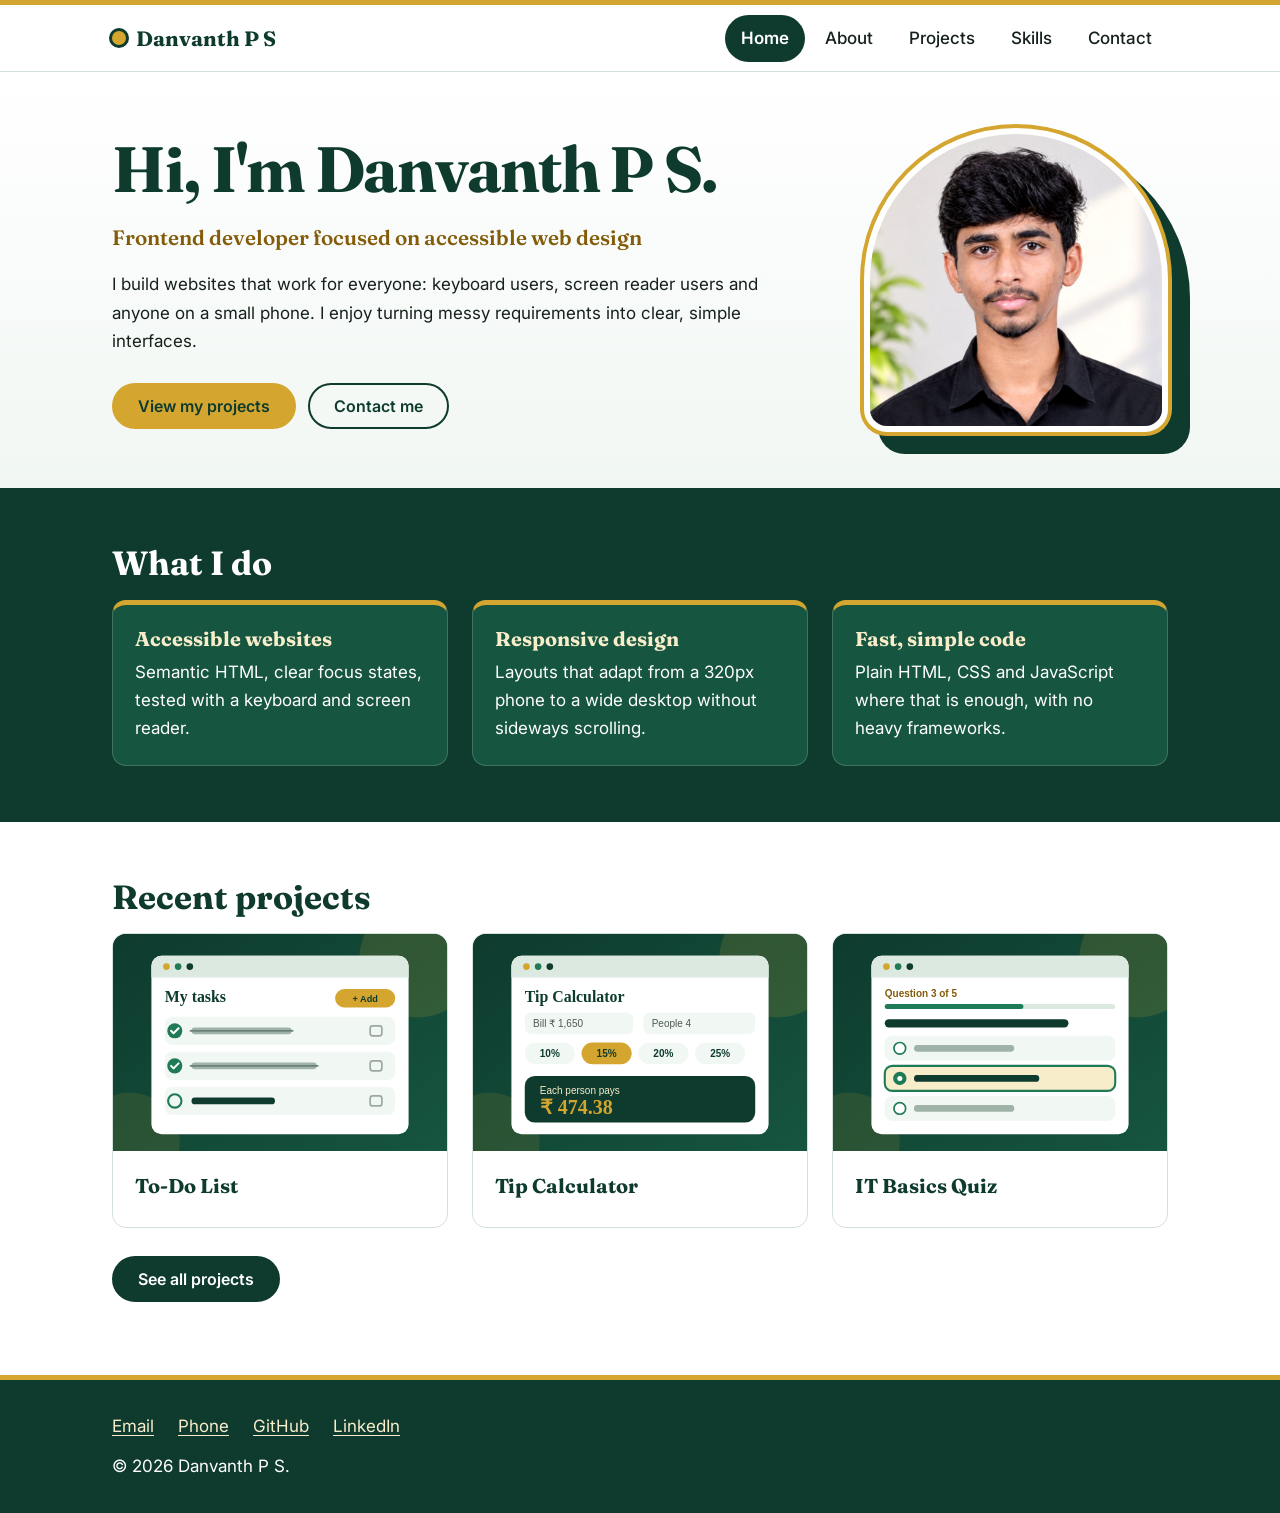
<file: index.html>
<!DOCTYPE html>
<html lang="en">
<head>
<meta charset="utf-8">
<meta name="viewport" content="width=device-width, initial-scale=1">
<title>Danvanth P S | Frontend Developer Portfolio</title>
<meta name="description" content="Portfolio of Danvanth P S, a frontend developer building accessible, fast and friendly websites.">
<meta name="robots" content="index, follow">
<!-- DEPLOYMENT PLACEHOLDER: replace YOUR-DOMAIN.example in the canonical and Open Graph URLs -->
<link rel="canonical" href="https://danvanth02.github.io/index.html">
<meta property="og:type" content="website">
<meta property="og:title" content="Danvanth P S | Frontend Developer Portfolio">
<meta property="og:description" content="Portfolio of Danvanth P S, a frontend developer building accessible, fast and friendly websites.">
<meta property="og:url" content="https://danvanth02.github.io/index.html">
<meta property="og:image" content="https://danvanth02.github.io/images/profile.jpg">
<link rel="preconnect" href="https://fonts.googleapis.com">
<link rel="preconnect" href="https://fonts.gstatic.com" crossorigin>
<link rel="stylesheet" href="https://fonts.googleapis.com/css2?family=Fraunces:opsz,wght@9..144,600;9..144,700&family=Inter:wght@400;500;600;700&display=swap">
<link rel="stylesheet" href="css/style.css">
<script type="application/ld+json">{"@context":"https://schema.org","@type":"Person","name":"Danvanth P S","jobTitle":"Frontend Developer","url":"https://danvanth02.github.io/","image":"https://danvanth02.github.io/images/profile.jpg","email":"mailto:danvanthsubash@gmail.com","telephone":"+91-9443062551","address":{"@type":"PostalAddress","addressLocality":"Chennai","addressCountry":"IN"},"sameAs":["https://github.com/Danvanth02","https://www.linkedin.com/in/danvanth-subash-123b1b442/"]}</script>
</head>
<body>
<a class="skip-link" href="#main">Skip to main content</a>
<header class="site-header">
<div class="wrap">
<a class="brand" href="index.html">Danvanth P S</a>
<nav aria-label="Main"><ul class="nav-list"><li><a href="index.html" aria-current="page">Home</a></li><li><a href="about.html">About</a></li><li><a href="projects.html">Projects</a></li><li><a href="skills.html">Skills</a></li><li><a href="contact.html">Contact</a></li></ul></nav>
</div>
</header>
<main id="main">
<section class="hero" aria-labelledby="hero-title">
<div class="wrap">
<div>
<h1 id="hero-title">Hi, I'm Danvanth P S.</h1>
<p class="title">Frontend developer focused on accessible web design</p>
<p>I build websites that work for everyone: keyboard users, screen reader users and anyone on a small phone. I enjoy turning messy requirements into clear, simple interfaces.</p>
<div class="actions"><a class="btn gold" href="projects.html">View my projects</a><a class="btn alt" href="contact.html">Contact me</a></div>
</div>
<img class="portrait" src="images/profile.jpg" width="400" height="400" alt="Photo of Danvanth P S">
</div>
</section>
<section class="band-dark" aria-labelledby="do-title">
<div class="wrap">
<h2 id="do-title">What I do</h2>
<div class="cards">
<article class="card"><div><h3>Accessible websites</h3><p>Semantic HTML, clear focus states, tested with a keyboard and screen reader.</p></div></article>
<article class="card"><div><h3>Responsive design</h3><p>Layouts that adapt from a 320px phone to a wide desktop without sideways scrolling.</p></div></article>
<article class="card"><div><h3>Fast, simple code</h3><p>Plain HTML, CSS and JavaScript where that is enough, with no heavy frameworks.</p></div></article>
</div>
</div>
</section>
<section aria-labelledby="latest-title"><div class="wrap">
<h2 id="latest-title">Recent projects</h2>
<div class="cards"><article class="card"><a href="projects.html"><img src="images/project-1.svg" width="400" height="260" alt="To-Do List preview: a task list with two completed tasks and one open task"></a><div><h3>To-Do List</h3></div></article><article class="card"><a href="projects.html"><img src="images/project-2.svg" width="400" height="260" alt="Tip Calculator preview: bill fields, tip buttons and a highlighted amount per person"></a><div><h3>Tip Calculator</h3></div></article><article class="card"><a href="projects.html"><img src="images/project-3.svg" width="400" height="260" alt="IT Basics Quiz preview: a question with three answer options and a check answer button"></a><div><h3>IT Basics Quiz</h3></div></article></div>
<p class="actions"><a class="btn" href="projects.html">See all projects</a></p>
</div></section>
</main>
<footer class="site-footer">
<div class="wrap">
<nav aria-label="Footer"><ul>
<li><a href="mailto:danvanthsubash@gmail.com">Email</a></li>
<li><a href="tel:+919443062551">Phone</a></li>
<li><a href="https://github.com/Danvanth02">GitHub</a></li>
<li><a href="https://www.linkedin.com/in/danvanth-subash-123b1b442/">LinkedIn</a></li>
</ul></nav>
<p>&copy; 2026 Danvanth P S.</p>
</div>
</footer>

</body>
</html>
</file>
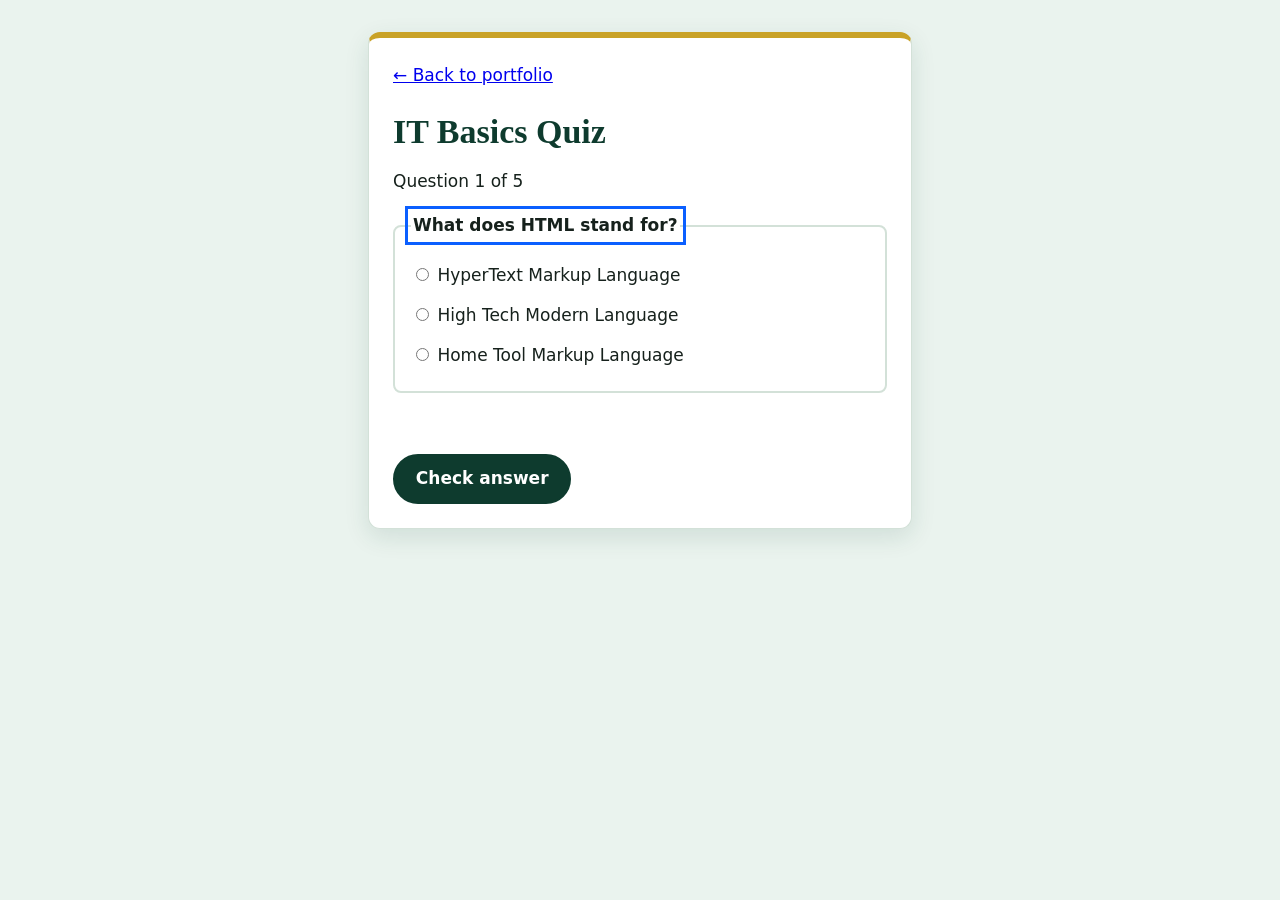
<file: demos/it-quiz/index.html>
<!DOCTYPE html>
<html lang="en">
<head>
<meta charset="utf-8">
<meta name="viewport" content="width=device-width, initial-scale=1">
<title>IT Basics Quiz</title>
<link rel="stylesheet" href="style.css">
</head>
<body>
<main>
<a class="back" href="../../projects.html">&larr; Back to portfolio</a>
<h1>IT Basics Quiz</h1>
<p id="progress"></p>
<form id="quiz"></form>
<p id="feedback" class="msg" role="status"></p>
<div id="actions"></div>
</main>
<script src="script.js"></script>
</body>
</html>
</file>
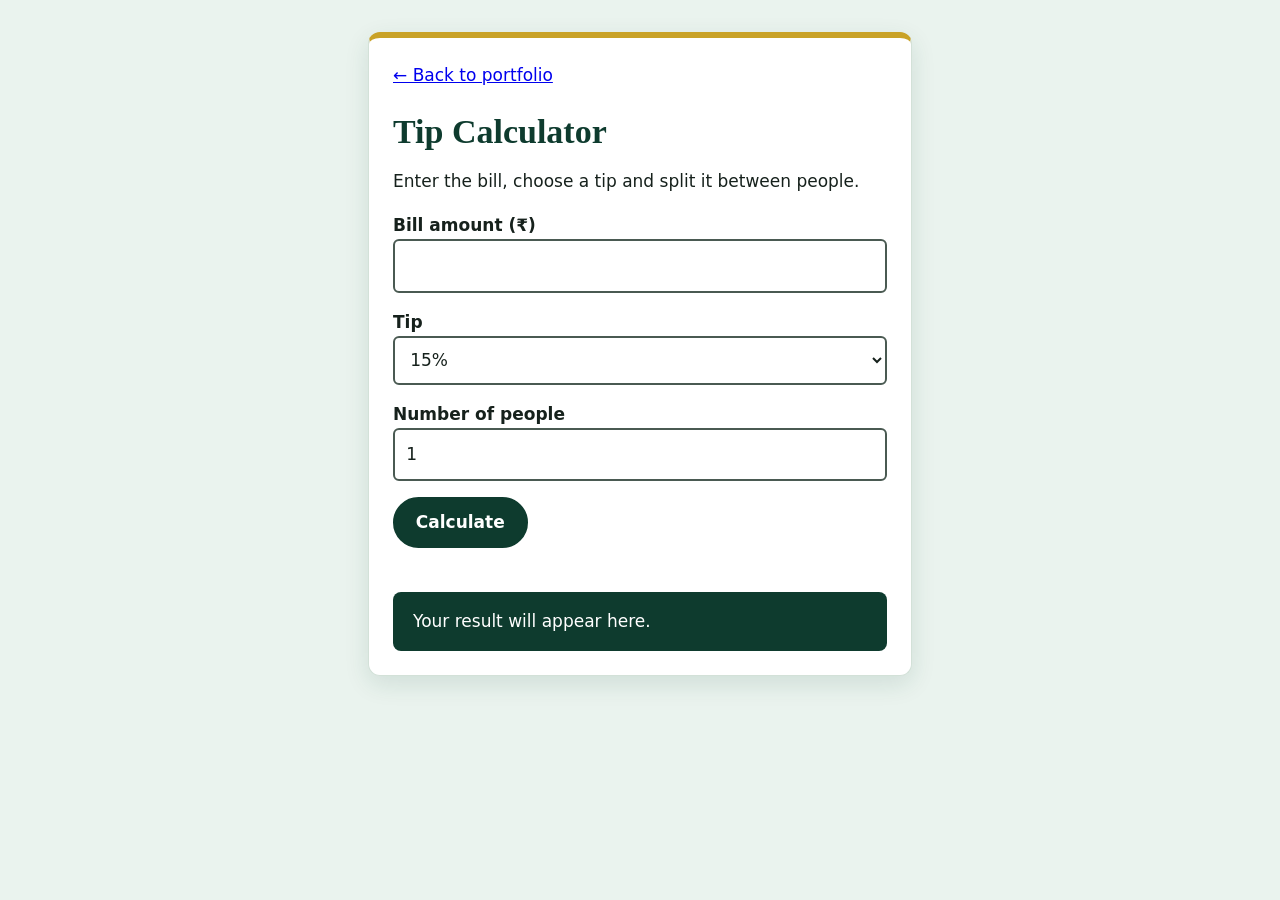
<file: demos/tip-calculator/index.html>
<!DOCTYPE html>
<html lang="en">
<head>
<meta charset="utf-8">
<meta name="viewport" content="width=device-width, initial-scale=1">
<title>Tip Calculator</title>
<link rel="stylesheet" href="style.css">
</head>
<body>
<main>
<a class="back" href="../../projects.html">&larr; Back to portfolio</a>
<h1>Tip Calculator</h1>
<p>Enter the bill, choose a tip and split it between people.</p>
<form id="form" novalidate>
<div class="field"><label for="bill">Bill amount (&#8377;)</label><input id="bill" type="number" min="0" step="0.01" inputmode="decimal"></div>
<div class="field"><label for="tip">Tip</label>
<select id="tip"><option value="5">5%</option><option value="10">10%</option><option value="15" selected>15%</option><option value="18">18%</option><option value="20">20%</option></select></div>
<div class="field"><label for="people">Number of people</label><input id="people" type="number" min="1" step="1" value="1"></div>
<button class="btn" type="submit">Calculate</button>
</form>
<p id="error" class="msg bad" role="alert"></p>
<div class="result" aria-live="polite"><span id="line">Your result will appear here.</span><strong id="each"></strong></div>
</main>
<script src="script.js"></script>
</body>
</html>
</file>
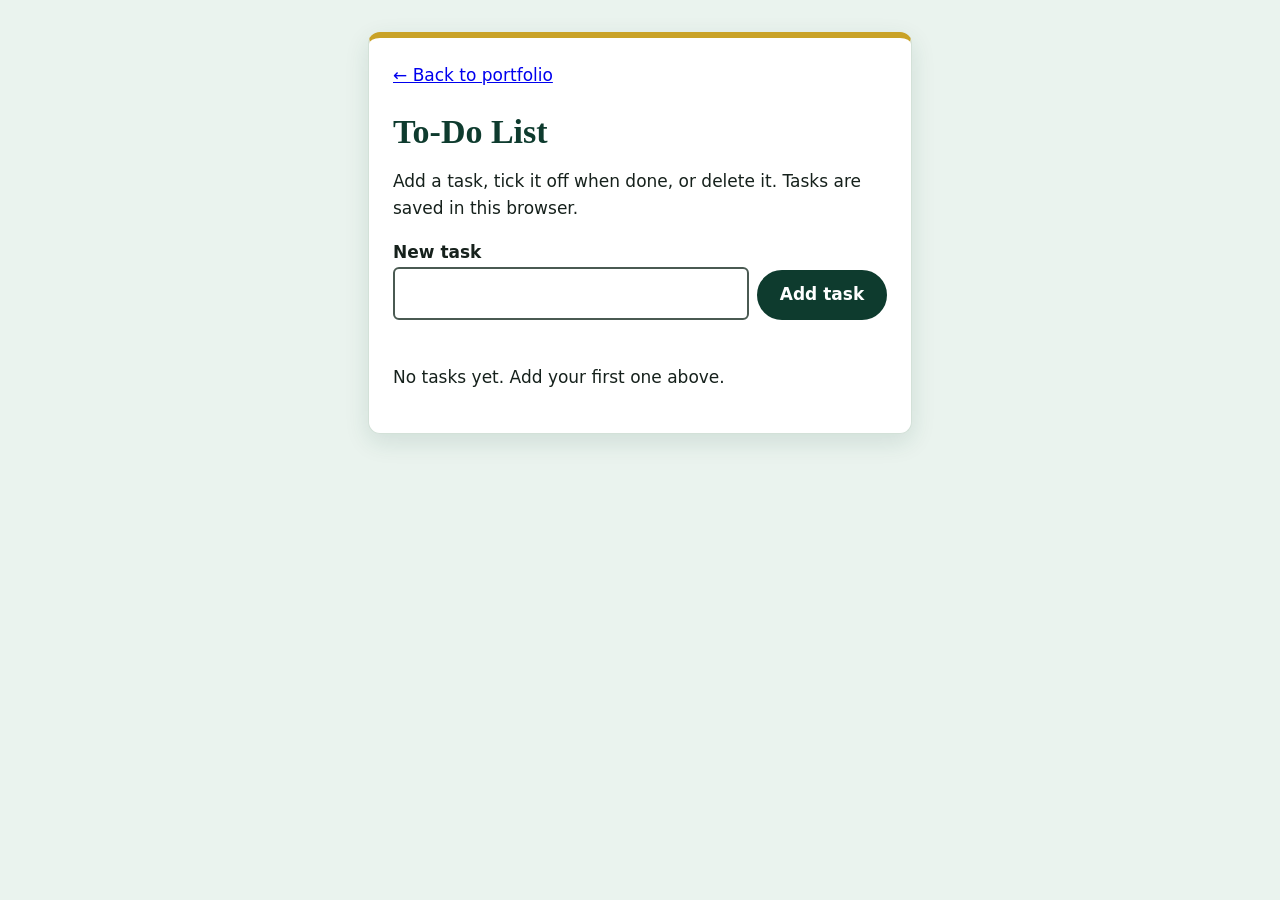
<file: demos/todo-list/index.html>
<!DOCTYPE html>
<html lang="en">
<head>
<meta charset="utf-8">
<meta name="viewport" content="width=device-width, initial-scale=1">
<title>To-Do List</title>
<link rel="stylesheet" href="style.css">
</head>
<body>
<main>
<a class="back" href="../../projects.html">&larr; Back to portfolio</a>
<h1>To-Do List</h1>
<p>Add a task, tick it off when done, or delete it. Tasks are saved in this browser.</p>
<form id="form" class="row">
<div><label for="task">New task</label><input id="task" type="text" autocomplete="off"></div>
<button class="btn" type="submit">Add task</button>
</form>
<p id="status" class="msg" role="status"></p>
<ul id="list" class="list" aria-label="Tasks"></ul>
<p id="empty">No tasks yet. Add your first one above.</p>
</main>
<script src="script.js"></script>
</body>
</html>
</file>
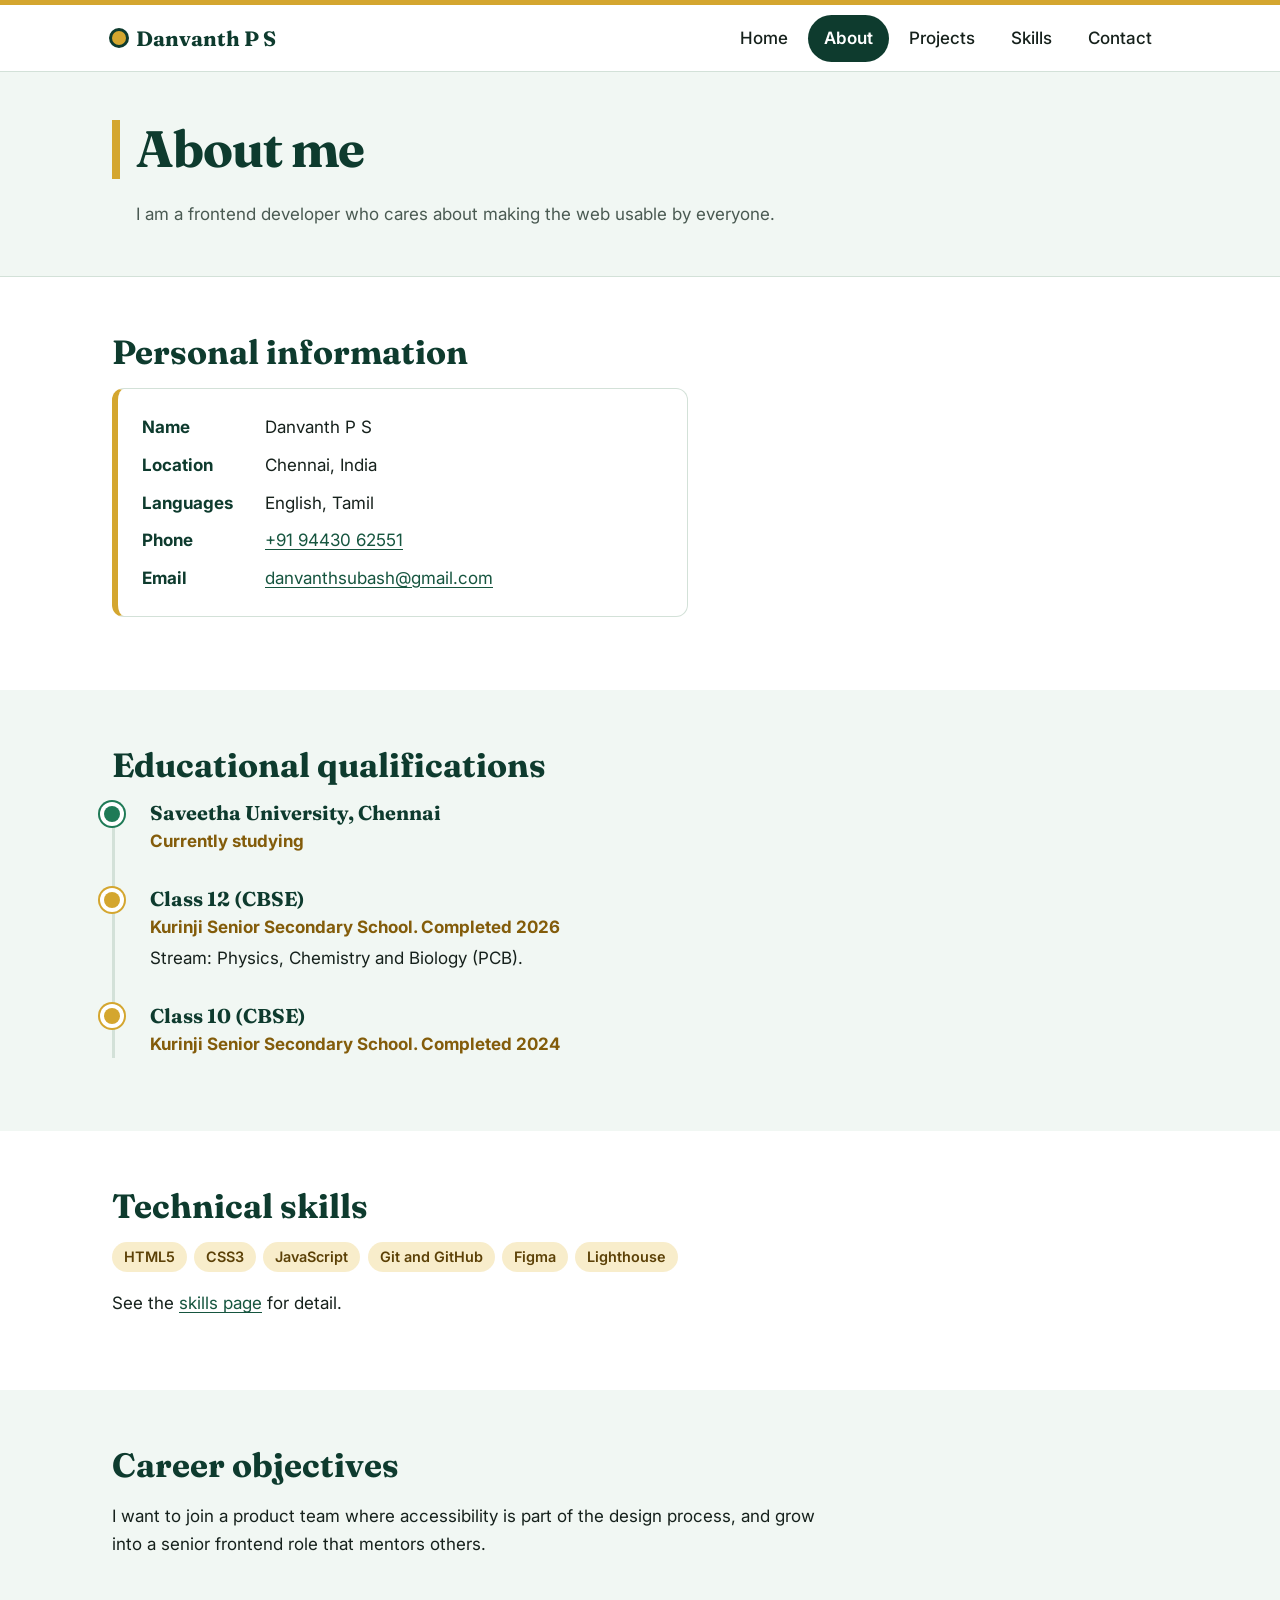
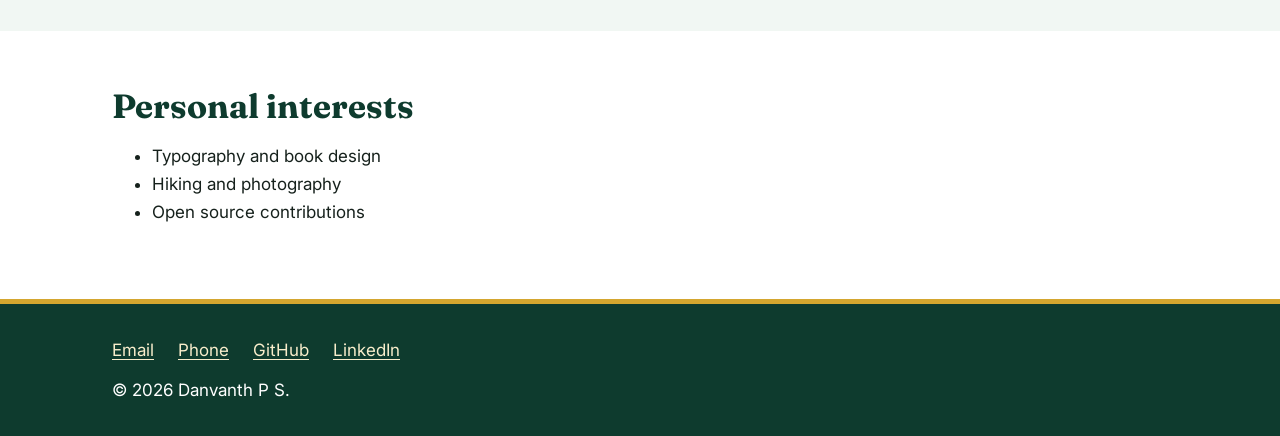
<file: about.html>
<!DOCTYPE html>
<html lang="en">
<head>
<meta charset="utf-8">
<meta name="viewport" content="width=device-width, initial-scale=1">
<title>About Danvanth P S | Education, Skills and Goals</title>
<meta name="description" content="Learn about Danvanth P S: education, technical skills, career objectives and interests.">
<meta name="robots" content="index, follow">
<!-- DEPLOYMENT PLACEHOLDER: replace YOUR-DOMAIN.example in the canonical and Open Graph URLs -->
<link rel="canonical" href="https://danvanth02.github.io/about.html">
<meta property="og:type" content="website">
<meta property="og:title" content="About Danvanth P S | Education, Skills and Goals">
<meta property="og:description" content="Learn about Danvanth P S: education, technical skills, career objectives and interests.">
<meta property="og:url" content="https://danvanth02.github.io/about.html">
<meta property="og:image" content="https://danvanth02.github.io/images/profile.jpg">
<link rel="preconnect" href="https://fonts.googleapis.com">
<link rel="preconnect" href="https://fonts.gstatic.com" crossorigin>
<link rel="stylesheet" href="https://fonts.googleapis.com/css2?family=Fraunces:opsz,wght@9..144,600;9..144,700&family=Inter:wght@400;500;600;700&display=swap">
<link rel="stylesheet" href="css/style.css">
<script type="application/ld+json">{"@context":"https://schema.org","@type":"Person","name":"Danvanth P S","jobTitle":"Frontend Developer","url":"https://danvanth02.github.io/","image":"https://danvanth02.github.io/images/profile.jpg","email":"mailto:danvanthsubash@gmail.com","telephone":"+91-9443062551","address":{"@type":"PostalAddress","addressLocality":"Chennai","addressCountry":"IN"},"sameAs":["https://github.com/Danvanth02","https://www.linkedin.com/in/danvanth-subash-123b1b442/"]}</script>
</head>
<body>
<a class="skip-link" href="#main">Skip to main content</a>
<header class="site-header">
<div class="wrap">
<a class="brand" href="index.html">Danvanth P S</a>
<nav aria-label="Main"><ul class="nav-list"><li><a href="index.html">Home</a></li><li><a href="about.html" aria-current="page">About</a></li><li><a href="projects.html">Projects</a></li><li><a href="skills.html">Skills</a></li><li><a href="contact.html">Contact</a></li></ul></nav>
</div>
</header>
<main id="main">
<section class="page-head" aria-labelledby="about-title"><div class="wrap">
<h1 id="about-title">About me</h1>
<p>I am a frontend developer who cares about making the web usable by everyone.</p>
</div></section>
<section aria-labelledby="info-title"><div class="wrap">
<h2 id="info-title">Personal information</h2>
<dl class="facts"><dt>Name</dt><dd>Danvanth P S</dd><dt>Location</dt><dd>Chennai, India</dd><dt>Languages</dt><dd>English, Tamil</dd><dt>Phone</dt><dd><a href="tel:+919443062551">+91 94430 62551</a></dd><dt>Email</dt><dd><a href="mailto:danvanthsubash@gmail.com">danvanthsubash@gmail.com</a></dd></dl>
</div></section>
<section class="band" aria-labelledby="edu-title"><div class="wrap">
<h2 id="edu-title">Educational qualifications</h2>
<ol class="timeline">
<li><h3>Saveetha University, Chennai</h3><p class="meta">Currently studying</p></li>
<li><h3>Class 12 (CBSE)</h3><p class="meta">Kurinji Senior Secondary School. Completed 2026</p><p>Stream: Physics, Chemistry and Biology (PCB).</p></li>
<li><h3>Class 10 (CBSE)</h3><p class="meta">Kurinji Senior Secondary School. Completed 2024</p></li>
</ol>
</div></section>
<section aria-labelledby="tech-title"><div class="wrap">
<h2 id="tech-title">Technical skills</h2>
<ul class="tags"><li>HTML5</li><li>CSS3</li><li>JavaScript</li><li>Git and GitHub</li><li>Figma</li><li>Lighthouse</li></ul>
<p>See the <a href="skills.html">skills page</a> for detail.</p>
</div></section>
<section class="band" aria-labelledby="goal-title"><div class="wrap">
<h2 id="goal-title">Career objectives</h2>
<p>I want to join a product team where accessibility is part of the design process, and grow into a senior frontend role that mentors others.</p>
</div></section>
<section aria-labelledby="int-title"><div class="wrap">
<h2 id="int-title">Personal interests</h2>
<ul><li>Typography and book design</li><li>Hiking and photography</li><li>Open source contributions</li></ul>
</div></section>
</main>
<footer class="site-footer">
<div class="wrap">
<nav aria-label="Footer"><ul>
<li><a href="mailto:danvanthsubash@gmail.com">Email</a></li>
<li><a href="tel:+919443062551">Phone</a></li>
<li><a href="https://github.com/Danvanth02">GitHub</a></li>
<li><a href="https://www.linkedin.com/in/danvanth-subash-123b1b442/">LinkedIn</a></li>
</ul></nav>
<p>&copy; 2026 Danvanth P S.</p>
</div>
</footer>

</body>
</html>
</file>
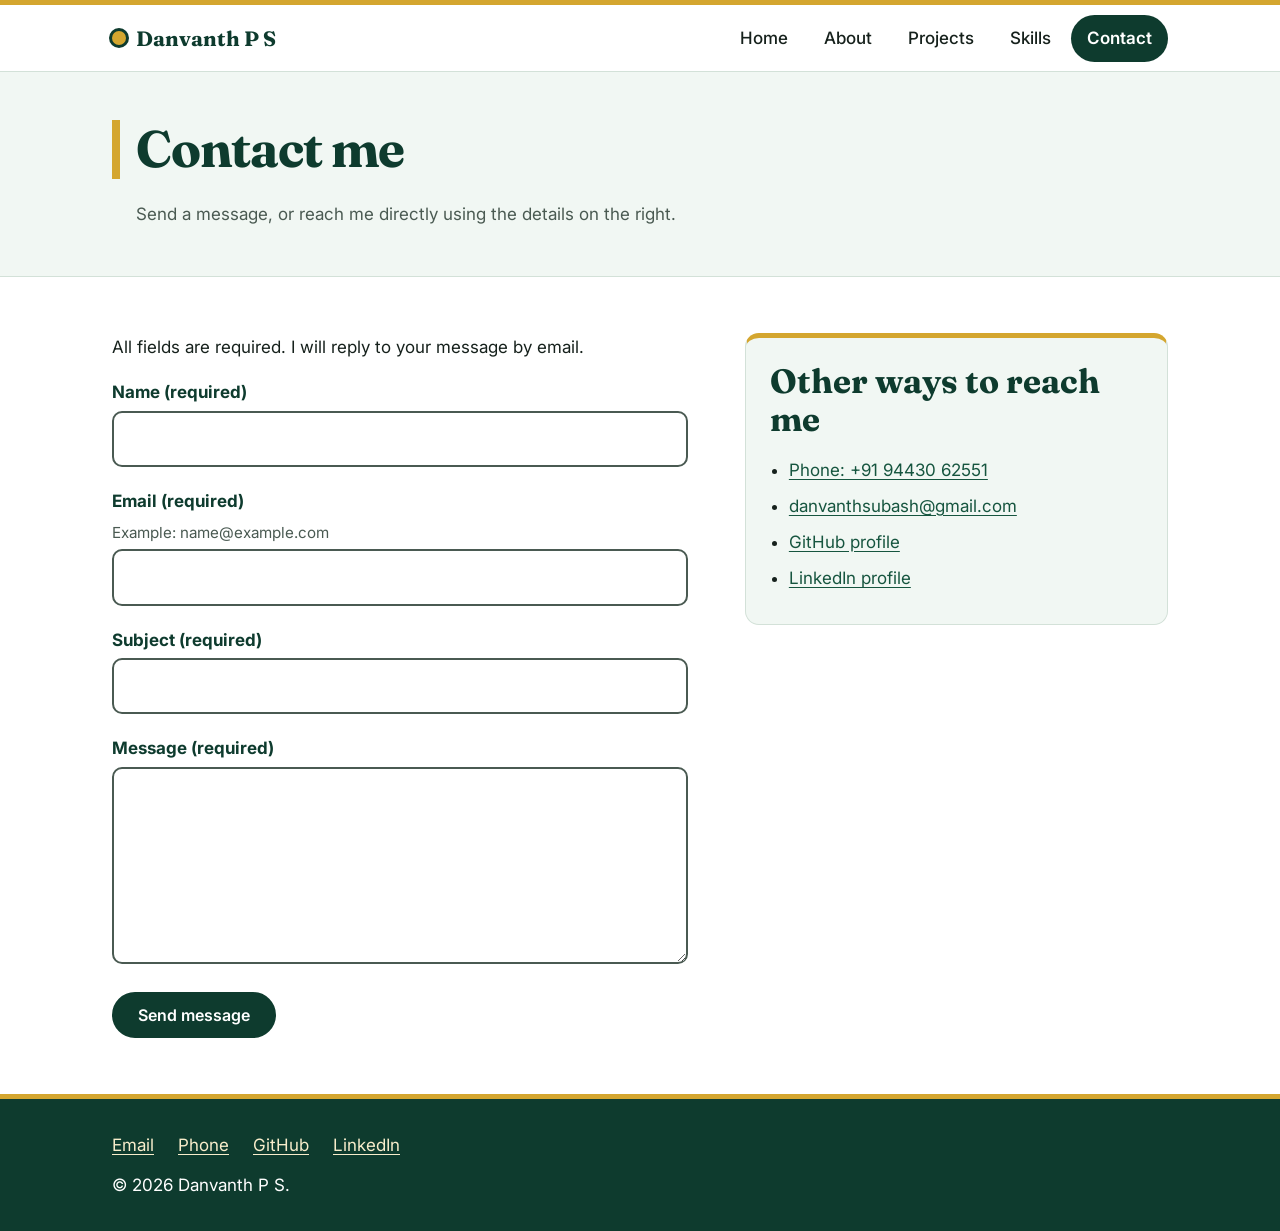
<file: contact.html>
<!DOCTYPE html>
<html lang="en">
<head>
<meta charset="utf-8">
<meta name="viewport" content="width=device-width, initial-scale=1">
<title>Contact | Danvanth P S</title>
<meta name="description" content="Contact Danvanth P S using the accessible contact form, phone, email or social media links.">
<meta name="robots" content="index, follow">
<!-- DEPLOYMENT PLACEHOLDER: replace YOUR-DOMAIN.example in the canonical and Open Graph URLs -->
<link rel="canonical" href="https://danvanth02.github.io/contact.html">
<meta property="og:type" content="website">
<meta property="og:title" content="Contact | Danvanth P S">
<meta property="og:description" content="Contact Danvanth P S using the accessible contact form, phone, email or social media links.">
<meta property="og:url" content="https://danvanth02.github.io/contact.html">
<meta property="og:image" content="https://danvanth02.github.io/images/profile.jpg">
<link rel="preconnect" href="https://fonts.googleapis.com">
<link rel="preconnect" href="https://fonts.gstatic.com" crossorigin>
<link rel="stylesheet" href="https://fonts.googleapis.com/css2?family=Fraunces:opsz,wght@9..144,600;9..144,700&family=Inter:wght@400;500;600;700&display=swap">
<link rel="stylesheet" href="css/style.css">

</head>
<body>
<a class="skip-link" href="#main">Skip to main content</a>
<header class="site-header">
<div class="wrap">
<a class="brand" href="index.html">Danvanth P S</a>
<nav aria-label="Main"><ul class="nav-list"><li><a href="index.html">Home</a></li><li><a href="about.html">About</a></li><li><a href="projects.html">Projects</a></li><li><a href="skills.html">Skills</a></li><li><a href="contact.html" aria-current="page">Contact</a></li></ul></nav>
</div>
</header>
<main id="main">
<section class="page-head" aria-labelledby="ct-title"><div class="wrap">
<h1 id="ct-title">Contact me</h1>
<p>Send a message, or reach me directly using the details on the right.</p>
</div></section>
<section aria-label="Contact details and form"><div class="wrap">
<div class="contact-layout">
<div>
<p>All fields are required. I will reply to your message by email.</p>
<div id="error-summary" class="error-summary" tabindex="-1" role="alert"></div>
<div id="success-message" class="success" role="status"></div>
<form id="contact-form" class="form-grid" novalidate>
<div class="field"><label for="name">Name (required)</label>
<input id="name" name="name" type="text" autocomplete="name" required aria-describedby="name-error"><p id="name-error" class="error"></p></div>
<div class="field"><label for="email">Email (required)</label>
<p class="hint" id="email-hint">Example: name@example.com</p>
<input id="email" name="email" type="email" autocomplete="email" required aria-describedby="email-hint email-error"><p id="email-error" class="error"></p></div>
<div class="field"><label for="subject">Subject (required)</label>
<input id="subject" name="subject" type="text" required aria-describedby="subject-error"><p id="subject-error" class="error"></p></div>
<div class="field"><label for="message">Message (required)</label>
<textarea id="message" name="message" rows="6" required aria-describedby="message-error"></textarea><p id="message-error" class="error"></p></div>
<div><button class="btn" type="submit">Send message</button></div>
</form>
</div>
<aside class="reach" aria-labelledby="other-title">
<h2 id="other-title">Other ways to reach me</h2>
<ul><li><a href="tel:+919443062551">Phone: +91 94430 62551</a></li>
<li><a href="mailto:danvanthsubash@gmail.com">danvanthsubash@gmail.com</a></li>
<li><a href="https://github.com/Danvanth02">GitHub profile</a></li>
<li><a href="https://www.linkedin.com/in/danvanth-subash-123b1b442/">LinkedIn profile</a></li></ul>
</aside>
</div>
</div></section>
</main>
<footer class="site-footer">
<div class="wrap">
<nav aria-label="Footer"><ul>
<li><a href="mailto:danvanthsubash@gmail.com">Email</a></li>
<li><a href="tel:+919443062551">Phone</a></li>
<li><a href="https://github.com/Danvanth02">GitHub</a></li>
<li><a href="https://www.linkedin.com/in/danvanth-subash-123b1b442/">LinkedIn</a></li>
</ul></nav>
<p>&copy; 2026 Danvanth P S.</p>
</div>
</footer>
<script src="js/script.js"></script>
</body>
</html>
</file>
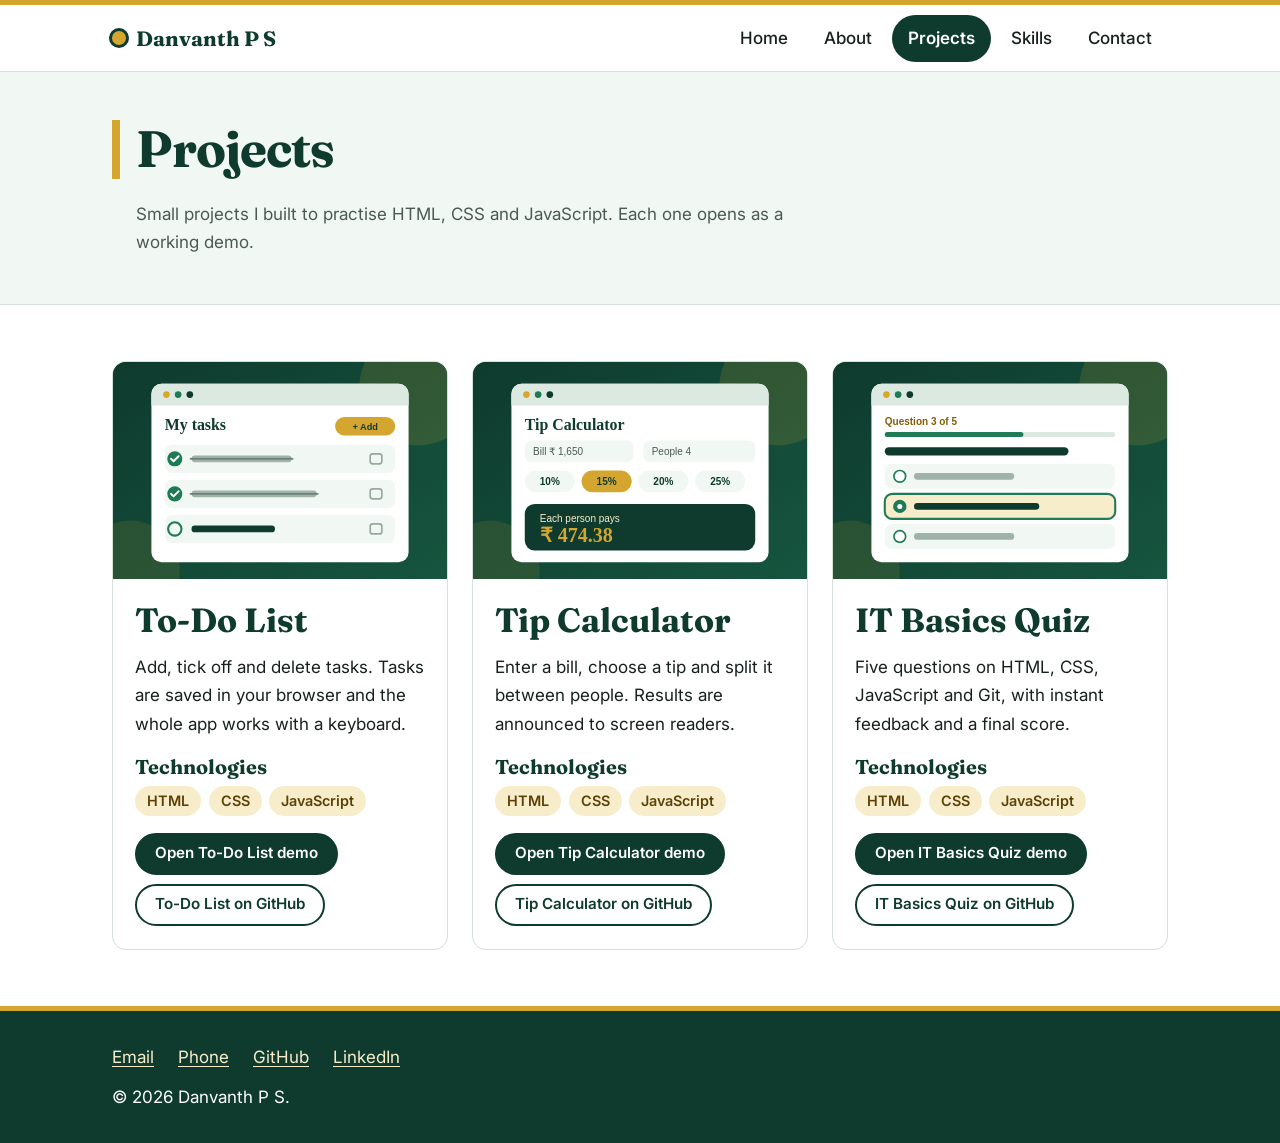
<file: projects.html>
<!DOCTYPE html>
<html lang="en">
<head>
<meta charset="utf-8">
<meta name="viewport" content="width=device-width, initial-scale=1">
<title>Projects | Danvanth P S</title>
<meta name="description" content="Web projects by Danvanth P S with descriptions, technologies used, images and demo and GitHub links.">
<meta name="robots" content="index, follow">
<!-- DEPLOYMENT PLACEHOLDER: replace YOUR-DOMAIN.example in the canonical and Open Graph URLs -->
<link rel="canonical" href="https://danvanth02.github.io/projects.html">
<meta property="og:type" content="website">
<meta property="og:title" content="Projects | Danvanth P S">
<meta property="og:description" content="Web projects by Danvanth P S with descriptions, technologies used, images and demo and GitHub links.">
<meta property="og:url" content="https://danvanth02.github.io/projects.html">
<meta property="og:image" content="https://danvanth02.github.io/images/profile.jpg">
<link rel="preconnect" href="https://fonts.googleapis.com">
<link rel="preconnect" href="https://fonts.gstatic.com" crossorigin>
<link rel="stylesheet" href="https://fonts.googleapis.com/css2?family=Fraunces:opsz,wght@9..144,600;9..144,700&family=Inter:wght@400;500;600;700&display=swap">
<link rel="stylesheet" href="css/style.css">

</head>
<body>
<a class="skip-link" href="#main">Skip to main content</a>
<header class="site-header">
<div class="wrap">
<a class="brand" href="index.html">Danvanth P S</a>
<nav aria-label="Main"><ul class="nav-list"><li><a href="index.html">Home</a></li><li><a href="about.html">About</a></li><li><a href="projects.html" aria-current="page">Projects</a></li><li><a href="skills.html">Skills</a></li><li><a href="contact.html">Contact</a></li></ul></nav>
</div>
</header>
<main id="main">
<section class="page-head" aria-labelledby="proj-title"><div class="wrap">
<h1 id="proj-title">Projects</h1>
<p>Small projects I built to practise HTML, CSS and JavaScript. Each one opens as a working demo.</p>
</div></section>
<section aria-label="Project list"><div class="wrap">
<div class="cards"><article class="card">
<img src="images/project-1.svg" width="400" height="260" alt="To-Do List preview: a task list with two completed tasks and one open task">
<div><h2>To-Do List</h2><p>Add, tick off and delete tasks. Tasks are saved in your browser and the whole app works with a keyboard.</p>
<h3>Technologies</h3><ul class="tags"><li>HTML</li><li>CSS</li><li>JavaScript</li></ul>
<p class="links"><a class="btn" href="demos/todo-list/index.html">Open To-Do List demo</a><a class="btn alt" href="https://github.com/Danvanth02/todo-list">To-Do List on GitHub</a></p></div>
</article><article class="card">
<img src="images/project-2.svg" width="400" height="260" alt="Tip Calculator preview: bill fields, tip buttons and a highlighted amount per person">
<div><h2>Tip Calculator</h2><p>Enter a bill, choose a tip and split it between people. Results are announced to screen readers.</p>
<h3>Technologies</h3><ul class="tags"><li>HTML</li><li>CSS</li><li>JavaScript</li></ul>
<p class="links"><a class="btn" href="demos/tip-calculator/index.html">Open Tip Calculator demo</a><a class="btn alt" href="https://github.com/Danvanth02/Tip-Calculator">Tip Calculator on GitHub</a></p></div>
</article><article class="card">
<img src="images/project-3.svg" width="400" height="260" alt="IT Basics Quiz preview: a question with three answer options and a check answer button">
<div><h2>IT Basics Quiz</h2><p>Five questions on HTML, CSS, JavaScript and Git, with instant feedback and a final score.</p>
<h3>Technologies</h3><ul class="tags"><li>HTML</li><li>CSS</li><li>JavaScript</li></ul>
<p class="links"><a class="btn" href="demos/it-quiz/index.html">Open IT Basics Quiz demo</a><a class="btn alt" href="https://github.com/Danvanth02/it-quiz">IT Basics Quiz on GitHub</a></p></div>
</article></div>
</div></section>
</main>
<footer class="site-footer">
<div class="wrap">
<nav aria-label="Footer"><ul>
<li><a href="mailto:danvanthsubash@gmail.com">Email</a></li>
<li><a href="tel:+919443062551">Phone</a></li>
<li><a href="https://github.com/Danvanth02">GitHub</a></li>
<li><a href="https://www.linkedin.com/in/danvanth-subash-123b1b442/">LinkedIn</a></li>
</ul></nav>
<p>&copy; 2026 Danvanth P S.</p>
</div>
</footer>

</body>
</html>
</file>
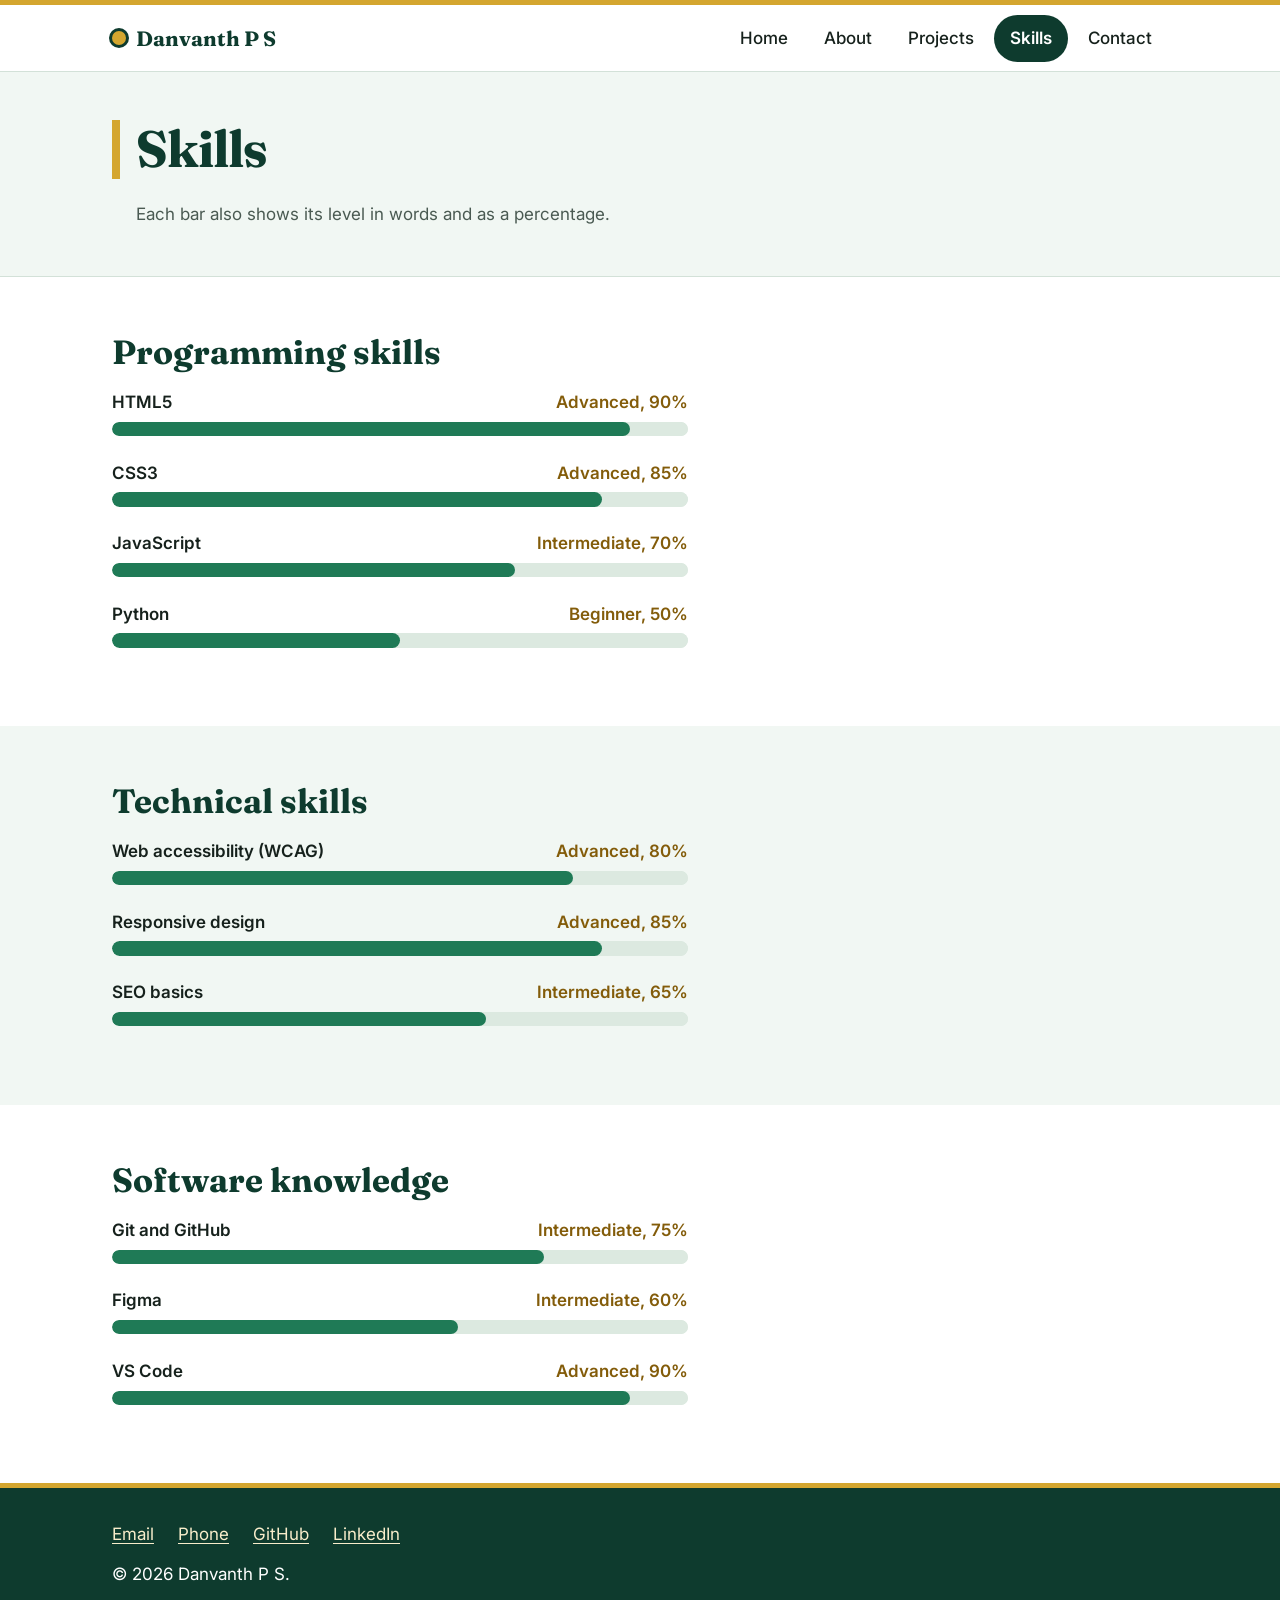
<file: skills.html>
<!DOCTYPE html>
<html lang="en">
<head>
<meta charset="utf-8">
<meta name="viewport" content="width=device-width, initial-scale=1">
<title>Skills | Danvanth P S</title>
<meta name="description" content="Programming skills, technical skills and software knowledge of Danvanth P S, with levels shown as text and progress bars.">
<meta name="robots" content="index, follow">
<!-- DEPLOYMENT PLACEHOLDER: replace YOUR-DOMAIN.example in the canonical and Open Graph URLs -->
<link rel="canonical" href="https://danvanth02.github.io/skills.html">
<meta property="og:type" content="website">
<meta property="og:title" content="Skills | Danvanth P S">
<meta property="og:description" content="Programming skills, technical skills and software knowledge of Danvanth P S, with levels shown as text and progress bars.">
<meta property="og:url" content="https://danvanth02.github.io/skills.html">
<meta property="og:image" content="https://danvanth02.github.io/images/profile.jpg">
<link rel="preconnect" href="https://fonts.googleapis.com">
<link rel="preconnect" href="https://fonts.gstatic.com" crossorigin>
<link rel="stylesheet" href="https://fonts.googleapis.com/css2?family=Fraunces:opsz,wght@9..144,600;9..144,700&family=Inter:wght@400;500;600;700&display=swap">
<link rel="stylesheet" href="css/style.css">

</head>
<body>
<a class="skip-link" href="#main">Skip to main content</a>
<header class="site-header">
<div class="wrap">
<a class="brand" href="index.html">Danvanth P S</a>
<nav aria-label="Main"><ul class="nav-list"><li><a href="index.html">Home</a></li><li><a href="about.html">About</a></li><li><a href="projects.html">Projects</a></li><li><a href="skills.html" aria-current="page">Skills</a></li><li><a href="contact.html">Contact</a></li></ul></nav>
</div>
</header>
<main id="main">
<section class="page-head" aria-labelledby="sk-title"><div class="wrap">
<h1 id="sk-title">Skills</h1>
<p>Each bar also shows its level in words and as a percentage.</p>
</div></section>
<section aria-labelledby="prog-title"><div class="wrap"><h2 id="prog-title">Programming skills</h2>
<div class="skill"><label for="prog0"><span>HTML5</span><span>Advanced, 90%</span></label><progress id="prog0" value="90" max="100">90%</progress></div>
<div class="skill"><label for="prog1"><span>CSS3</span><span>Advanced, 85%</span></label><progress id="prog1" value="85" max="100">85%</progress></div>
<div class="skill"><label for="prog2"><span>JavaScript</span><span>Intermediate, 70%</span></label><progress id="prog2" value="70" max="100">70%</progress></div>
<div class="skill"><label for="prog3"><span>Python</span><span>Beginner, 50%</span></label><progress id="prog3" value="50" max="100">50%</progress></div>
</div></section>
<section class="band" aria-labelledby="tech2-title"><div class="wrap"><h2 id="tech2-title">Technical skills</h2>
<div class="skill"><label for="tech0"><span>Web accessibility (WCAG)</span><span>Advanced, 80%</span></label><progress id="tech0" value="80" max="100">80%</progress></div>
<div class="skill"><label for="tech1"><span>Responsive design</span><span>Advanced, 85%</span></label><progress id="tech1" value="85" max="100">85%</progress></div>
<div class="skill"><label for="tech2"><span>SEO basics</span><span>Intermediate, 65%</span></label><progress id="tech2" value="65" max="100">65%</progress></div>
</div></section>
<section aria-labelledby="soft-title"><div class="wrap"><h2 id="soft-title">Software knowledge</h2>
<div class="skill"><label for="soft0"><span>Git and GitHub</span><span>Intermediate, 75%</span></label><progress id="soft0" value="75" max="100">75%</progress></div>
<div class="skill"><label for="soft1"><span>Figma</span><span>Intermediate, 60%</span></label><progress id="soft1" value="60" max="100">60%</progress></div>
<div class="skill"><label for="soft2"><span>VS Code</span><span>Advanced, 90%</span></label><progress id="soft2" value="90" max="100">90%</progress></div>
</div></section>
</main>
<footer class="site-footer">
<div class="wrap">
<nav aria-label="Footer"><ul>
<li><a href="mailto:danvanthsubash@gmail.com">Email</a></li>
<li><a href="tel:+919443062551">Phone</a></li>
<li><a href="https://github.com/Danvanth02">GitHub</a></li>
<li><a href="https://www.linkedin.com/in/danvanth-subash-123b1b442/">LinkedIn</a></li>
</ul></nav>
<p>&copy; 2026 Danvanth P S.</p>
</div>
</footer>

</body>
</html>
</file>
<file: css/style.css>
/* style.css - shared styles for all pages.
   Palette: white, forest green, gold. Change the variables once and the whole site updates.
   Text/background pairs meet WCAG AA contrast (4.5:1 or better). */
:root{
  --white:#FFFFFF; --mist:#F1F7F3; --forest:#0E3B2E; --forest-2:#16553F; --leaf:#1F7A56;
  --gold:#D4A62F; --gold-deep:#835C0A; --gold-soft:#F8EDCB;
  --ink:#16211C; --muted:#4A5A52; --line:#D3E1D8;
  --error:#A4161A; --ok:#0B6B3A; --focus:#0B5FFF;
  --serif:"Fraunces",Georgia,"Times New Roman",serif;
  --sans:"Inter",system-ui,-apple-system,"Segoe UI",Roboto,Arial,sans-serif;
}
*,*::before,*::after{box-sizing:border-box}
html{scroll-behavior:smooth}
@media (prefers-reduced-motion:reduce){html{scroll-behavior:auto}*{transition:none!important;animation:none!important}}
body{margin:0;font:1.0625rem/1.65 var(--sans);color:var(--ink);background:var(--white)}
h1,h2,h3{font-family:var(--serif);color:var(--forest);line-height:1.15;margin:0 0 .5em;font-weight:700}
h1{font-size:clamp(2.4rem,6vw,4rem);letter-spacing:-.02em} h2{font-size:clamp(1.6rem,3.5vw,2.1rem)} h3{font-size:1.25rem}
p,ul,ol,dl{margin:0 0 1em;max-width:66ch}
a{color:var(--forest-2);text-underline-offset:3px}
a:hover{text-decoration-thickness:3px}
:focus-visible{outline:3px solid var(--focus);outline-offset:3px}
.skip-link{position:absolute;left:1rem;top:-4rem;background:var(--forest);color:#fff;padding:.75rem 1rem;z-index:20;border-radius:0 0 6px 6px}
.skip-link:focus{top:0}
.wrap{width:min(100% - 2.5rem,66rem);margin-inline:auto}
main section{padding-block:3.5rem}
/* Header */
.site-header{background:var(--white);border-top:5px solid var(--gold);border-bottom:1px solid var(--line)}
.site-header .wrap{display:flex;flex-wrap:wrap;align-items:center;justify-content:space-between;gap:.25rem 2rem;padding-block:.6rem}
.brand{display:inline-flex;align-items:center;gap:.6rem;font:700 1.3rem var(--serif);color:var(--forest);text-decoration:none}
.brand::before{content:"";width:.9rem;height:.9rem;border-radius:50%;background:var(--gold);box-shadow:0 0 0 3px var(--forest)}
.nav-list{display:flex;flex-wrap:wrap;gap:.25rem;list-style:none;margin:0;padding:0;max-width:none}
.nav-list a{display:inline-block;min-height:44px;padding:.6rem 1rem;text-decoration:none;color:var(--ink);font-weight:500;border-radius:999px}
.nav-list a:hover{background:var(--mist)}
.nav-list a[aria-current="page"]{background:var(--forest);color:#fff;font-weight:600}
/* Buttons */
.btn{display:inline-block;min-height:46px;padding:.7rem 1.5rem;font:600 1rem var(--sans);text-decoration:none;border:2px solid var(--forest);background:var(--forest);color:#fff;border-radius:999px;cursor:pointer;transition:background .2s,color .2s}
.btn:hover{background:var(--leaf);border-color:var(--leaf)}
.btn.alt{background:transparent;color:var(--forest)}
.btn.alt:hover{background:var(--mist);border-color:var(--forest)}
.btn.gold{background:var(--gold);border-color:var(--gold);color:var(--forest)}
.btn.gold:hover{background:#E4B94A;border-color:#E4B94A}
.actions{display:flex;flex-wrap:wrap;gap:.75rem;margin-top:1.75rem}
/* Home hero */
.hero{background:linear-gradient(180deg,var(--white) 0%,var(--mist) 100%)}
.hero .wrap{display:flex;flex-wrap:wrap;align-items:center;justify-content:space-between;gap:3rem}
.hero .wrap>div{flex:1 1 24rem}
.hero h1{margin-bottom:.3em}
.hero .title{font:600 1.3rem var(--serif);color:var(--gold-deep);margin-bottom:1em}
.portrait{flex:0 0 auto;width:min(100%,19rem);height:auto;aspect-ratio:1;object-fit:cover;border-radius:10rem 10rem 1.5rem 1.5rem;border:6px solid var(--white);background:var(--gold-soft);box-shadow:0 0 0 4px var(--gold),18px 18px 0 4px var(--forest)}
/* Dark feature band */
.band-dark{background:var(--forest);color:#fff}
.band-dark h2{color:#fff}
.band-dark .card{background:var(--forest-2);border:1px solid rgba(255,255,255,.18);border-top:5px solid var(--gold);color:#fff}
.band-dark .card h3{color:var(--gold-soft)}
.band-dark .card:hover{border-color:var(--gold)}
.band-dark .card p{margin:0}
/* Cards */
.cards{display:grid;gap:1.5rem;grid-template-columns:repeat(auto-fit,minmax(17rem,1fr))}
.card{background:var(--white);border:1px solid var(--line);border-radius:14px;overflow:hidden;transition:border-color .2s,box-shadow .2s}
.card:hover,.card:focus-within{border-color:var(--leaf);box-shadow:0 10px 24px rgba(14,59,46,.12)}
.card>div{padding:1.4rem}
.card img{display:block;width:100%;height:auto;background:var(--forest)}
.card h2,.card h3{margin-bottom:.4em}
.card .links{display:flex;flex-wrap:wrap;gap:.6rem;margin:1rem 0 0}
.card .links .btn{min-height:42px;padding:.5rem 1.1rem;font-size:.95rem}
.tags{display:flex;flex-wrap:wrap;gap:.45rem;list-style:none;padding:0}
.tags li{background:var(--gold-soft);color:#5C4107;padding:.2rem .75rem;border-radius:999px;font-size:.9rem;font-weight:600}
/* Inner page heading and bands */
.page-head{background:var(--mist);border-bottom:1px solid var(--line)}
.page-head h1{font-size:clamp(2.1rem,5vw,3.2rem);padding-left:1rem;border-left:8px solid var(--gold);margin-bottom:.4em}
.page-head p{margin:0;padding-left:calc(1rem + 8px);color:var(--muted)}
main .page-head{padding-block:3rem}
.band{background:var(--mist)}
dl.facts{display:grid;grid-template-columns:max-content 1fr;gap:.6rem 2rem;background:var(--white);border:1px solid var(--line);border-left:6px solid var(--gold);border-radius:12px;padding:1.5rem;max-width:36rem}
dl.facts dt{font-weight:700;color:var(--forest)} dl.facts dd{margin:0}
/* Education timeline */
.timeline{list-style:none;margin:0 0 1em;padding:0 0 0 .6rem;border-left:3px solid var(--line);max-width:66ch}
.timeline li{position:relative;padding:0 0 1.75rem 1.6rem}
.timeline li:last-child{padding-bottom:0}
.timeline li::before{content:"";position:absolute;left:-1.3rem;top:.3rem;width:1rem;height:1rem;border-radius:50%;background:var(--gold);box-shadow:0 0 0 4px var(--white),0 0 0 6px var(--gold)}
.timeline li:first-child::before{background:var(--leaf);box-shadow:0 0 0 4px var(--white),0 0 0 6px var(--leaf)}
.timeline h3{margin-bottom:.15em}
.timeline p{margin-bottom:.2em}
.timeline .meta{color:var(--gold-deep);font-weight:700}
/* Skills */
.skill{margin-bottom:1.4rem;max-width:36rem}
.skill label{display:flex;justify-content:space-between;gap:1rem;font-weight:600;margin-bottom:.35rem}
.skill label span+span{color:var(--gold-deep)}
progress{display:block;width:100%;height:.9rem;border:0;border-radius:999px;background:#DCE9E0;overflow:hidden;-webkit-appearance:none;appearance:none}
progress::-webkit-progress-bar{background:#DCE9E0;border-radius:999px}
progress::-webkit-progress-value{background:var(--leaf);border-radius:999px}
progress::-moz-progress-bar{background:var(--leaf);border-radius:999px}
/* Contact form */
.form-grid{display:grid;gap:1.25rem;max-width:36rem}
.field label{display:block;font-weight:700;margin-bottom:.3rem;color:var(--forest)}
.hint{color:var(--muted);font-size:.95rem;margin:0 0 .3rem}
input,textarea{width:100%;font:inherit;padding:.75rem .9rem;border:2px solid var(--muted);border-radius:10px;background:#fff;color:var(--ink)}
input:focus,textarea:focus{border-color:var(--leaf)}
input[aria-invalid="true"],textarea[aria-invalid="true"]{border-color:var(--error);border-width:3px}
.error{color:var(--error);font-weight:700;margin:.3rem 0 0}
.error:empty{display:none}
.error-summary,.success{border:3px solid;padding:1rem;border-radius:10px;margin-bottom:1.25rem;max-width:36rem}
.error-summary{border-color:var(--error);color:#6E0F12;background:#FDF0F0}
.success{border-color:var(--ok);color:#06401F;background:#EAF7EF}
.error-summary:empty,.success:empty{display:none}
.contact-layout{display:grid;gap:2.5rem}
@media (min-width:56rem){.contact-layout{grid-template-columns:1.4fr 1fr}}
aside.reach{background:var(--mist);border:1px solid var(--line);border-top:5px solid var(--gold);border-radius:14px;padding:1.5rem;align-self:start}
aside.reach ul{padding-left:1.2rem;margin:0}
aside.reach li{margin-bottom:.5rem}
/* Footer */
.site-footer{background:var(--forest);color:#fff;padding-block:2rem;border-top:5px solid var(--gold)}
.site-footer a{color:var(--gold-soft)}
.site-footer a:hover{color:#fff}
.site-footer :focus-visible{outline-color:var(--gold)}
.site-footer ul{display:flex;flex-wrap:wrap;gap:.5rem 1.5rem;list-style:none;padding:0;margin:0 0 .75rem;max-width:none}
.site-footer p{margin:0;max-width:none}
</file>
<file: demos/it-quiz/style.css>
:root{--paper:#F1F7F3;--ink:#16211C;--muted:#4A5A52;--teal:#0E3B2E;--soft:#E3EFE7;--gold:#D4A62F;--line:#D3E1D8;--error:#A4161A;--ok:#0B6B3A;--focus:#0B5FFF}
*,*::before,*::after{box-sizing:border-box}
body{margin:0;font:1.0625rem/1.6 "Inter",system-ui,-apple-system,"Segoe UI",Roboto,Arial,sans-serif;color:var(--ink);background:var(--paper)}
main{width:min(100% - 2rem,34rem);margin:2rem auto;background:#fff;border:1px solid var(--line);border-top:6px solid var(--gold);border-radius:14px;padding:1.75rem}
h1{font-family:Georgia,serif;color:var(--teal);margin:0 0 .25em}
p{margin:0 0 1em}
:focus-visible{outline:3px solid var(--focus);outline-offset:3px}
label,legend{font-weight:700}
input,select,button{font:inherit}
input[type=text],input[type=number],select{width:100%;padding:.7rem;border:2px solid var(--muted);border-radius:6px;background:#fff;color:var(--ink)}
.btn{min-height:44px;padding:.6rem 1.3rem;font-weight:700;border:2px solid var(--teal);background:var(--teal);color:#fff;border-radius:999px;cursor:pointer}
.btn.alt{background:transparent;color:var(--teal)}
.row{display:flex;gap:.5rem;align-items:flex-end;flex-wrap:wrap}.row>div{flex:1 1 12rem}
.field{margin-bottom:1rem}
.msg{min-height:1.6em;font-weight:700;color:var(--ok)}.msg.bad{color:var(--error)}
ul.list{list-style:none;padding:0;margin:1rem 0}
ul.list li{display:flex;align-items:center;gap:.75rem;padding:.6rem .75rem;background:#fff;border:2px solid var(--line);border-radius:6px;margin-bottom:.5rem}
ul.list li label{flex:1;font-weight:400}
.done{text-decoration:line-through;color:var(--muted)}
.result strong{color:var(--gold)}
.back{display:inline-block;margin-bottom:1rem}
.result{background:var(--teal);color:#fff;border-radius:8px;padding:1rem 1.25rem;margin-top:1rem}
.result strong{font-size:1.8rem;display:block}
fieldset{border:2px solid var(--line);border-radius:8px;padding:1rem;margin:0 0 1rem}
fieldset label{display:block;font-weight:400;padding:.4rem 0}
@media (prefers-reduced-motion:reduce){*{transition:none!important}}
body{background:#EAF3EE}
main{background:#fff;border-top:6px solid #C9A227;border-radius:12px;padding:1.5rem;box-shadow:0 8px 24px rgba(15,76,58,.12)}
.result strong{color:#E3B93C}
</file>
<file: demos/tip-calculator/style.css>
:root{--paper:#F1F7F3;--ink:#16211C;--muted:#4A5A52;--teal:#0E3B2E;--soft:#E3EFE7;--gold:#D4A62F;--line:#D3E1D8;--error:#A4161A;--ok:#0B6B3A;--focus:#0B5FFF}
*,*::before,*::after{box-sizing:border-box}
body{margin:0;font:1.0625rem/1.6 "Inter",system-ui,-apple-system,"Segoe UI",Roboto,Arial,sans-serif;color:var(--ink);background:var(--paper)}
main{width:min(100% - 2rem,34rem);margin:2rem auto;background:#fff;border:1px solid var(--line);border-top:6px solid var(--gold);border-radius:14px;padding:1.75rem}
h1{font-family:Georgia,serif;color:var(--teal);margin:0 0 .25em}
p{margin:0 0 1em}
:focus-visible{outline:3px solid var(--focus);outline-offset:3px}
label,legend{font-weight:700}
input,select,button{font:inherit}
input[type=text],input[type=number],select{width:100%;padding:.7rem;border:2px solid var(--muted);border-radius:6px;background:#fff;color:var(--ink)}
.btn{min-height:44px;padding:.6rem 1.3rem;font-weight:700;border:2px solid var(--teal);background:var(--teal);color:#fff;border-radius:999px;cursor:pointer}
.btn.alt{background:transparent;color:var(--teal)}
.row{display:flex;gap:.5rem;align-items:flex-end;flex-wrap:wrap}.row>div{flex:1 1 12rem}
.field{margin-bottom:1rem}
.msg{min-height:1.6em;font-weight:700;color:var(--ok)}.msg.bad{color:var(--error)}
ul.list{list-style:none;padding:0;margin:1rem 0}
ul.list li{display:flex;align-items:center;gap:.75rem;padding:.6rem .75rem;background:#fff;border:2px solid var(--line);border-radius:6px;margin-bottom:.5rem}
ul.list li label{flex:1;font-weight:400}
.done{text-decoration:line-through;color:var(--muted)}
.result strong{color:var(--gold)}
.back{display:inline-block;margin-bottom:1rem}
.result{background:var(--teal);color:#fff;border-radius:8px;padding:1rem 1.25rem;margin-top:1rem}
.result strong{font-size:1.8rem;display:block}
fieldset{border:2px solid var(--line);border-radius:8px;padding:1rem;margin:0 0 1rem}
fieldset label{display:block;font-weight:400;padding:.4rem 0}
@media (prefers-reduced-motion:reduce){*{transition:none!important}}
body{background:#EAF3EE}
main{background:#fff;border-top:6px solid #C9A227;border-radius:12px;padding:1.5rem;box-shadow:0 8px 24px rgba(15,76,58,.12)}
.result strong{color:#E3B93C}
</file>
<file: demos/todo-list/style.css>
:root{--paper:#F1F7F3;--ink:#16211C;--muted:#4A5A52;--teal:#0E3B2E;--soft:#E3EFE7;--gold:#D4A62F;--line:#D3E1D8;--error:#A4161A;--ok:#0B6B3A;--focus:#0B5FFF}
*,*::before,*::after{box-sizing:border-box}
body{margin:0;font:1.0625rem/1.6 "Inter",system-ui,-apple-system,"Segoe UI",Roboto,Arial,sans-serif;color:var(--ink);background:var(--paper)}
main{width:min(100% - 2rem,34rem);margin:2rem auto;background:#fff;border:1px solid var(--line);border-top:6px solid var(--gold);border-radius:14px;padding:1.75rem}
h1{font-family:Georgia,serif;color:var(--teal);margin:0 0 .25em}
p{margin:0 0 1em}
:focus-visible{outline:3px solid var(--focus);outline-offset:3px}
label,legend{font-weight:700}
input,select,button{font:inherit}
input[type=text],input[type=number],select{width:100%;padding:.7rem;border:2px solid var(--muted);border-radius:6px;background:#fff;color:var(--ink)}
.btn{min-height:44px;padding:.6rem 1.3rem;font-weight:700;border:2px solid var(--teal);background:var(--teal);color:#fff;border-radius:999px;cursor:pointer}
.btn.alt{background:transparent;color:var(--teal)}
.row{display:flex;gap:.5rem;align-items:flex-end;flex-wrap:wrap}.row>div{flex:1 1 12rem}
.field{margin-bottom:1rem}
.msg{min-height:1.6em;font-weight:700;color:var(--ok)}.msg.bad{color:var(--error)}
ul.list{list-style:none;padding:0;margin:1rem 0}
ul.list li{display:flex;align-items:center;gap:.75rem;padding:.6rem .75rem;background:#fff;border:2px solid var(--line);border-radius:6px;margin-bottom:.5rem}
ul.list li label{flex:1;font-weight:400}
.done{text-decoration:line-through;color:var(--muted)}
.result strong{color:var(--gold)}
.back{display:inline-block;margin-bottom:1rem}
.result{background:var(--teal);color:#fff;border-radius:8px;padding:1rem 1.25rem;margin-top:1rem}
.result strong{font-size:1.8rem;display:block}
fieldset{border:2px solid var(--line);border-radius:8px;padding:1rem;margin:0 0 1rem}
fieldset label{display:block;font-weight:400;padding:.4rem 0}
@media (prefers-reduced-motion:reduce){*{transition:none!important}}
body{background:#EAF3EE}
main{background:#fff;border-top:6px solid #C9A227;border-radius:12px;padding:1.5rem;box-shadow:0 8px 24px rgba(15,76,58,.12)}
.result strong{color:#E3B93C}
</file>
